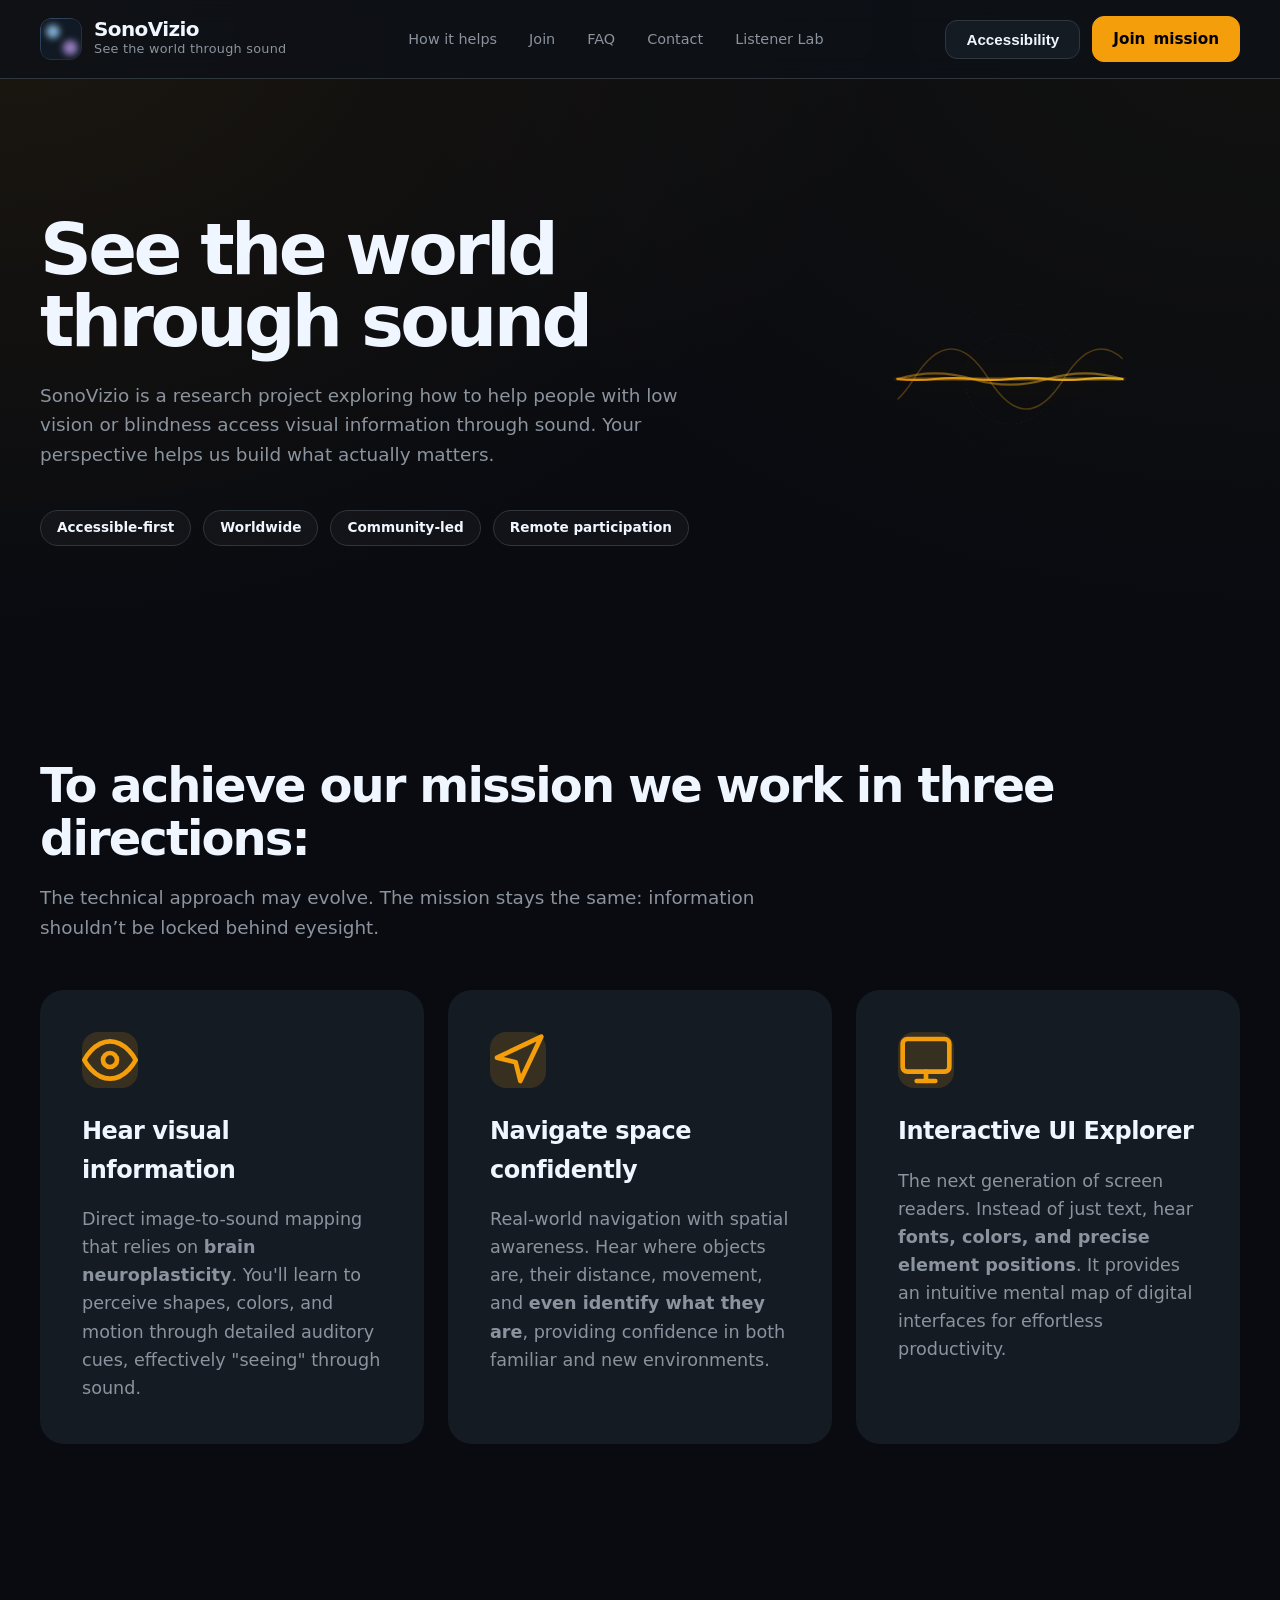
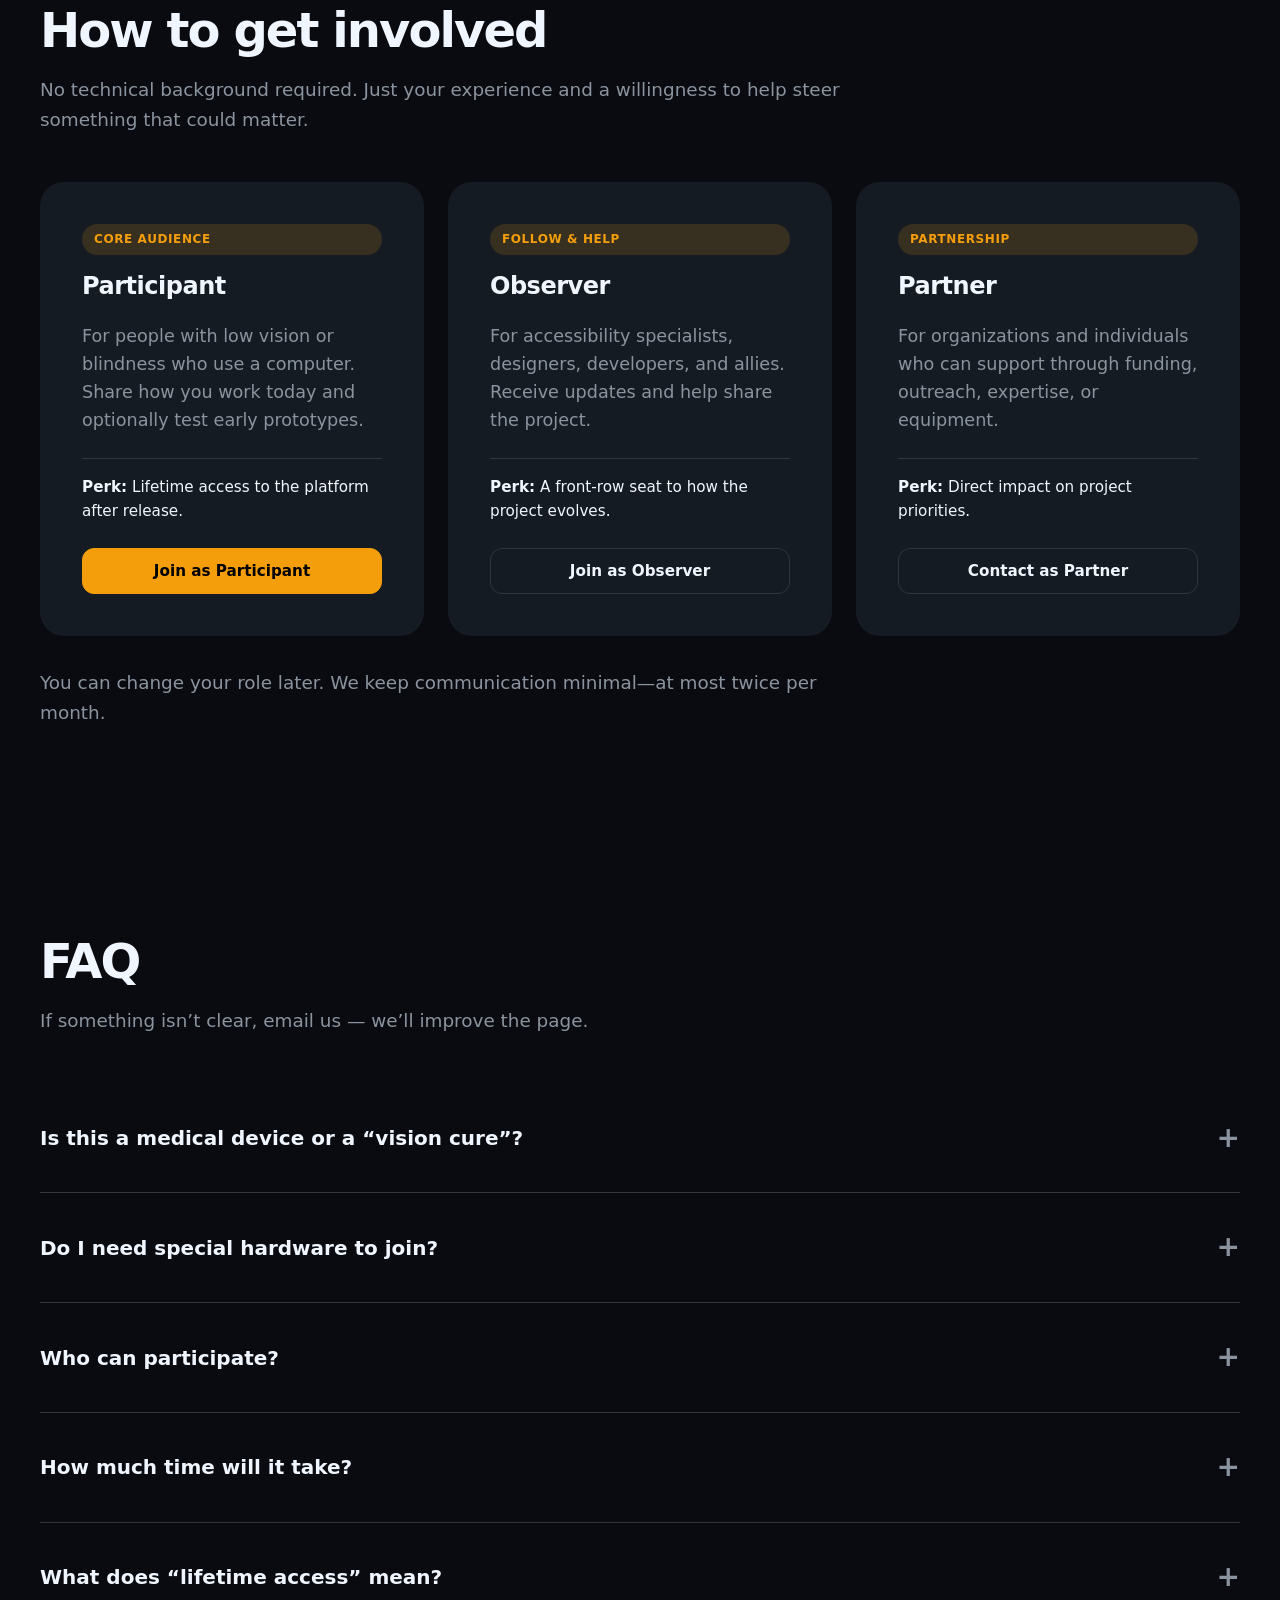
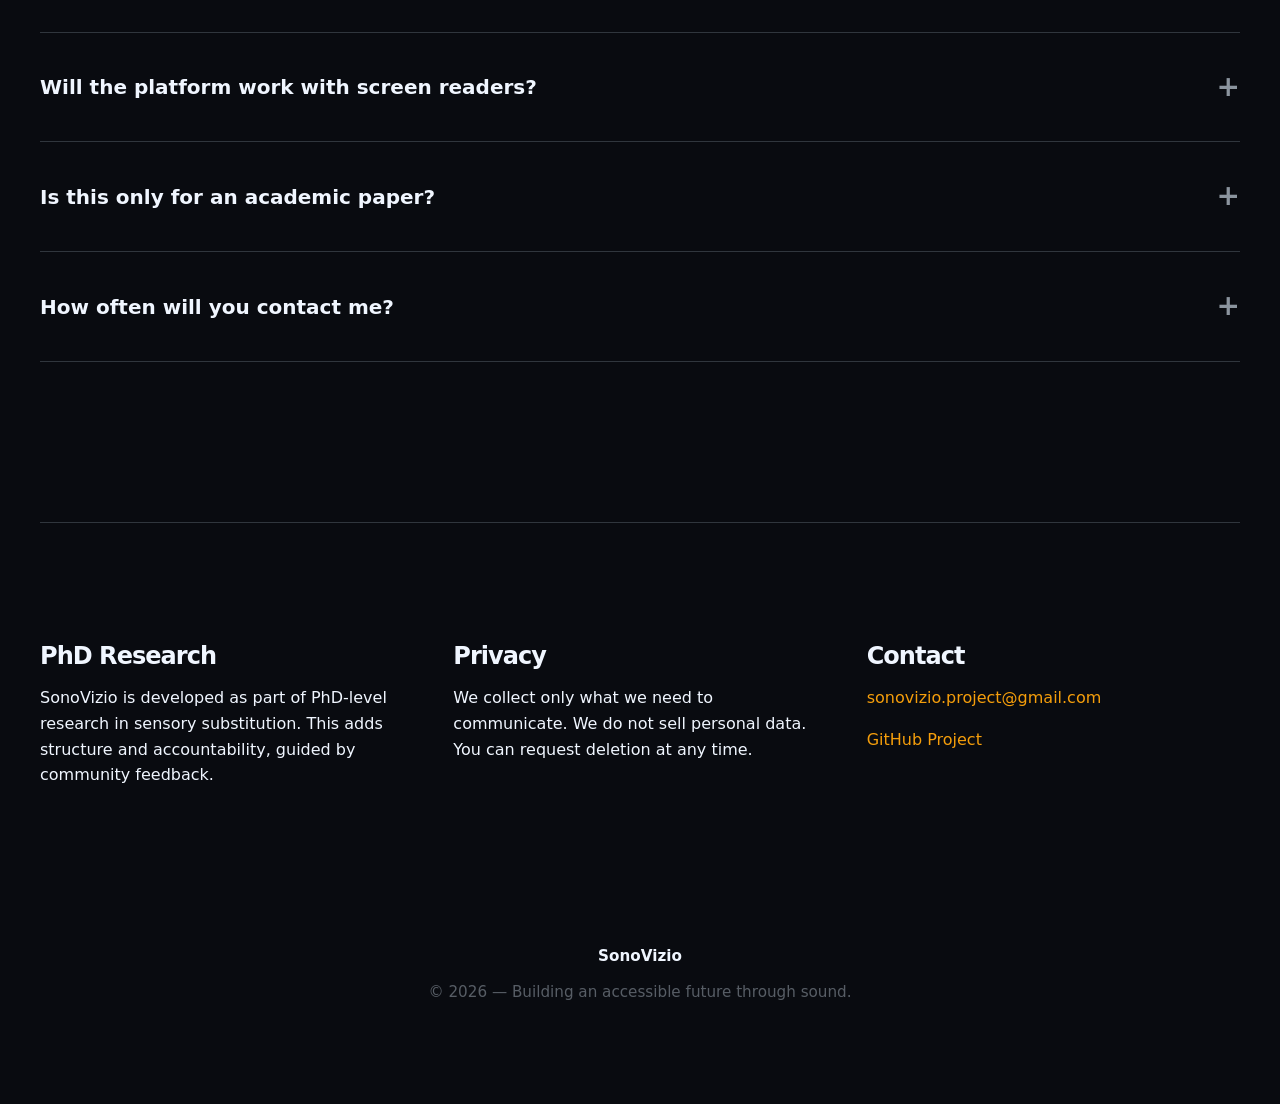
<file: index.html>
<!doctype html>
<html lang="en" data-visual-mode="default" data-reduce-motion="auto" data-link-style="plain">
<head>
  <meta charset="utf-8" />
  <meta name="viewport" content="width=device-width, initial-scale=1" />
  <meta name="description" content="SonoVizio — a mission to help people with low vision or blindness access visual information through sound." />
  <title>SonoVizio — See the world through sound</title>
  <link rel="stylesheet" href="./styles.css" />
  <script async src="https://www.googletagmanager.com/gtag/js?id=G-RGGPZPTJZ4"></script>
  <script>
    window.dataLayer = window.dataLayer || [];
    function gtag(){dataLayer.push(arguments);}
    gtag('js', new Date());

    gtag('config', 'G-RGGPZPTJZ4');
  </script>
</head>

<body>
  <a class="skip-link" href="#main">Skip to main content</a>

  <header>
    <div class="wrap">
      <div class="topbar" role="navigation" aria-label="Primary">
        <a href="#" class="brand" aria-label="SonoVizio home">
          <div class="logo" aria-hidden="true">
            <img src="logo.svg" alt="">
          </div>
          <div>
            <p class="brand-title">SonoVizio</p>
            <p class="brand-sub">See the world through sound</p>
          </div>
        </a>

        <nav aria-label="Page sections">
          <a href="#how">How it helps</a>
          <a href="#join">Join</a>
          <a href="#faq">FAQ</a>
          <a href="#contact">Contact</a>
          <a href="/lab/">Listener Lab</a>
        </nav>

        <div class="actions">
          <button class="btn" type="button" id="openA11y" aria-haspopup="dialog" aria-controls="a11yModal">
            Accessibility
          </button>
          <a class="btn primary" href="#join">Join<span class="hide-mobile">mission</span></a>
        </div>
      </div>
    </div>
  </header>

  <main id="main" class="wrap" tabindex="-1">
    <!-- HERO -->
    <section class="hero" aria-labelledby="hero-title">
      <div class="hero-grid">
        <div>
          <h1 id="hero-title">See the world <br>through sound</h1>
          <p>
            SonoVizio is a research project exploring how to help people with low vision or blindness access visual information
            through sound. Your perspective helps us build what actually matters.
          </p>

          <div class="pill-row" aria-label="Project highlights">
            <span class="pill">Accessible-first</span>
            <span class="pill">Worldwide</span>
            <span class="pill">Community-led</span>
            <span class="pill">Remote participation</span>
          </div>
        </div>

        <div class="hero-graphics">
          <div class="visual-container" aria-hidden="true">
            <svg class="wave-graphic" id="heroWave" viewBox="0 0 400 240" fill="none" xmlns="http://www.w3.org/2000/svg">
              <defs>
                <linearGradient id="wave-grad" x1="0%" y1="0%" x2="100%" y2="0%">
                  <stop offset="0%" stop-color="var(--primary)"/>
                  <stop offset="100%" stop-color="var(--accent)"/>
                </linearGradient>
                <filter id="glow">
                  <feGaussianBlur stdDeviation="3" result="coloredBlur"/>
                  <feMerge>
                    <feMergeNode in="coloredBlur"/>
                    <feMergeNode in="SourceGraphic"/>
                  </feMerge>
                </filter>
                <clipPath id="wave-clip">
                  <rect x="50" y="0" width="300" height="240" />
                </clipPath>
              </defs>

              <!-- Decorative elements -->
              <circle cx="200" cy="120" r="100" stroke="var(--primary)" stroke-opacity="0.05" stroke-dasharray="4 8" />
              <circle cx="200" cy="120" r="60" stroke="var(--accent)" stroke-opacity="0.1" stroke-dasharray="2 4" />

              <!-- Wave 1 (Scrolling Oscilloscope - constant amplitude) -->
              <g clip-path="url(#wave-clip)">
                <path d="M-50 120 Q 0 40, 50 120 T 150 120 T 250 120 T 350 120 T 450 120 T 550 120 T 650 120 T 750 120" stroke="url(#wave-grad)" stroke-width="2" stroke-opacity="0.3" stroke-linecap="round">
                  <animateTransform attributeName="transform" type="translate" from="0" to="-200" dur="4s" repeatCount="indefinite" />
                </path>
              </g>

              <!-- Wave 2 (medium amplitude pulse) -->
              <path stroke="url(#wave-grad)" stroke-width="3" stroke-opacity="0.5" stroke-linecap="round">
                <animate attributeName="d" dur="5s" repeatCount="indefinite"
                  values="M50 120 Q 100 180, 150 120 T 250 120 T 350 120;
                          M50 120 Q 100 60, 150 120 T 250 120 T 350 120;
                          M50 120 Q 100 180, 150 120 T 250 120 T 350 120" />
              </path>

              <!-- Wave 3 (smooth active pulse) -->
              <path stroke="url(#wave-grad)" stroke-width="3" filter="url(#glow)" stroke-linecap="round">
                <animate attributeName="d" dur="6s" repeatCount="indefinite"
                  values="M50 120 Q 75 60, 100 120 T 150 120 T 200 120 T 250 120 T 300 120 T 350 120;
                          M50 120 Q 75 180, 100 120 T 150 120 T 200 120 T 250 120 T 300 120 T 350 120;
                          M50 120 Q 75 60, 100 120 T 150 120 T 200 120 T 250 120 T 300 120 T 350 120" />
              </path>
            </svg>
          </div>
          <!-- <div class="hero-actions">
            <a class="btn primary large" href="https://forms.gle/R2E8GR5RMy9RYmkv5" target="_blank" rel="noopener">
              Join the mission
            </a>
            <p class="hint">Choose your role: participant, observer, or partner.</p>
          </div> -->
        </div>
      </div>
    </section>

    <!-- HOW IT HELPS -->
    <section id="how" aria-labelledby="how-title">
      <h2 class="section-title" id="how-title">To achieve our mission we work in three directions:</h2>
      <p class="section-intro">
        The technical approach may evolve. The mission stays the same: information shouldn’t be locked behind eyesight.
      </p>

      <div class="grid-3">
        <article class="card" aria-labelledby="c1-title">
          <div class="icon-box" aria-hidden="true">
            <svg viewBox="0 0 24 24" fill="none" stroke="currentColor" stroke-width="2" stroke-linecap="round" stroke-linejoin="round"><path d="M1 12s4-8 11-8 11 8 11 8-4 8-11 8-11-8-11-8z"/><circle cx="12" cy="12" r="3"/></svg>
          </div>
          <h3 id="c1-title">Hear visual information</h3>
          <p>
            Direct image-to-sound mapping that relies on <strong>brain neuroplasticity</strong>. You'll learn to perceive shapes, colors, and motion through detailed auditory cues, effectively "seeing" through sound.
          </p>
        </article>

        <article class="card" aria-labelledby="c2-title">
          <div class="icon-box" aria-hidden="true">
            <svg viewBox="0 0 24 24" fill="none" stroke="currentColor" stroke-width="2" stroke-linecap="round" stroke-linejoin="round"><polygon points="3 11 22 2 13 21 11 13 3 11"/></svg>
          </div>
          <h3 id="c2-title">Navigate space confidently</h3>
          <p>
            Real-world navigation with spatial awareness. Hear where objects are, their distance, movement, and <strong>even identify what they are</strong>, providing confidence in both familiar and new environments.
          </p>
        </article>

        <article class="card" aria-labelledby="c3-title">
          <div class="icon-box" aria-hidden="true">
            <svg viewBox="0 0 24 24" fill="none" stroke="currentColor" stroke-width="2" stroke-linecap="round" stroke-linejoin="round"><rect x="2" y="3" width="20" height="14" rx="2" ry="2"/><line x1="8" y1="21" x2="16" y2="21"/><line x1="12" y1="17" x2="12" y2="21"/></svg>
          </div>
          <h3 id="c3-title">Interactive UI Explorer</h3>
          <p>
            The next generation of screen readers. Instead of just text, hear <strong>fonts, colors, and precise element positions</strong>. It provides an intuitive mental map of digital interfaces for effortless productivity.
          </p>
        </article>
      </div>
    </section>

    <!-- JOIN -->
    <section id="join" aria-labelledby="join-title">
      <h2 class="section-title" id="join-title">How to get involved</h2>
      <p class="section-intro">
        No technical background required. Just your experience and a willingness to help steer something that could matter.
      </p>

      <div class="grid-3">
        <article class="card" aria-labelledby="r1-title">
          <span class="role-tag">Core audience</span>
          <h3 id="r1-title">Participant</h3>
          <p>
            For people with low vision or blindness who use a computer. Share how you work today and optionally test early prototypes.
          </p>
          <div class="perk">
            <strong>Perk:</strong> Lifetime access to the platform after release.
          </div>
          <a class="btn primary" href="https://forms.gle/WxX2tEGM5Qs7UnwQ8" target="_blank" rel="noopener">
            Join as Participant
          </a>
        </article>

        <article class="card" aria-labelledby="r2-title">
          <span class="role-tag">Follow & help</span>
          <h3 id="r2-title">Observer</h3>
          <p>
            For accessibility specialists, designers, developers, and allies. Receive updates and help share the project.
          </p>
          <div class="perk">
            <strong>Perk:</strong> A front-row seat to how the project evolves.
          </div>
          <a class="btn" href="https://forms.gle/WxX2tEGM5Qs7UnwQ8" target="_blank" rel="noopener">
            Join as Observer
          </a>
        </article>

        <article class="card" aria-labelledby="r3-title">
          <span class="role-tag">Partnership</span>
          <h3 id="r3-title">Partner</h3>
          <p>
            For organizations and individuals who can support through funding, outreach, expertise, or equipment.
          </p>
          <div class="perk">
            <strong>Perk:</strong> Direct impact on project priorities.
          </div>
          <a class="btn" href="https://forms.gle/WxX2tEGM5Qs7UnwQ8" target="_blank" rel="noopener">
            Contact as Partner
          </a>
        </article>
      </div>

      <p class="section-intro" style="margin-top: 32px;">
        You can change your role later. We keep communication minimal—at most twice per month.
      </p>
    </section>

    <!-- FAQ -->
    <section id="faq" aria-labelledby="faq-title">
      <h2 class="section-title" id="faq-title">FAQ</h2>
      <p class="section-intro">
        If something isn’t clear, email us — we’ll improve the page.
      </p>

      <details>
        <summary>Is this a medical device or a “vision cure”?</summary>
        <p>No. SonoVizio is an accessibility project. It does not claim to restore vision.</p>
      </details>

      <details>
        <summary>Do I need special hardware to join?</summary>
        <p>No. Joining starts remotely and can be done on a regular computer. Future concepts may explore wearables, but participation is always optional.</p>
      </details>

      <details>
        <summary>Who can participate?</summary>
        <p>People with low vision or blindness are the core audience. Observers and accessibility professionals can also join to help steer decisions.</p>
      </details>

      <details>
        <summary>How much time will it take?</summary>
        <p>You choose your level of involvement. We keep requests lightweight and optional, and we aim for minimal email frequency.</p>
      </details>

      <details>
        <summary>What does “lifetime access” mean?</summary>
        <p>If the platform is released, early participants will keep access without paying. The exact scope will be defined clearly before release.</p>
      </details>

      <details>
        <summary>Will the platform work with screen readers?</summary>
        <p>Sure, we aim for full accessibility. If anything is hard to use with assistive technology, please tell us — we will fix it.</p>
      </details>

      <details>
        <summary>Is this only for an academic paper?</summary>
        <p>No. The PhD structure adds accountability, but the project is built with the community and aims for real-world impact.</p>
      </details>

      <details>
        <summary>How often will you contact me?</summary>
        <p>At most twice per month, and only if you opt in. You can stop at any time.</p>
      </details>
    </section>

    <!-- RESEARCH & PRIVACY -->
    <div class="footer-sections">
      <section id="research" aria-labelledby="research-title">
        <h2 class="section-title small" id="research-title">PhD Research</h2>
        <p>
          SonoVizio is developed as part of PhD-level research in sensory substitution. This adds structure and accountability, guided by community feedback.
        </p>
      </section>

      <section id="privacy" aria-labelledby="privacy-title">
        <h2 class="section-title small" id="privacy-title">Privacy</h2>
        <p>
          We collect only what we need to communicate. We do not sell personal data. You can request deletion at any time.
        </p>
      </section>

      <section id="contact" aria-labelledby="contact-title">
        <h2 class="section-title small" id="contact-title">Contact</h2>
        <p>
          <a href="mailto:sonovizio.project@gmail.com">sonovizio.project@gmail.com</a>
        </p>
        <p style="margin-top: 8px;">
          <a href="https://github.com/sonovizio" target="_blank" rel="noopener">GitHub Project</a>
        </p>
      </section>
    </div>

  </main>

  <footer>
    <div class="wrap" style="text-align: center;">
      <p style="margin: 0 0 12px 0; font-weight: 700; color: var(--text);">SonoVizio</p>
      <p style="margin: 0; opacity: 0.6;">© <span id="year"></span> — Building an accessible future through sound.</p>
    </div>
  </footer>

  <!-- Accessibility settings modal -->
  <div class="modal-backdrop" id="a11yBackdrop" aria-hidden="true">
    <div
      class="modal"
      id="a11yModal"
      role="dialog"
      aria-modal="true"
      aria-labelledby="a11yTitle"
      aria-describedby="a11yDesc"
      tabindex="-1"
    >
      <div class="modal-header">
        <div>
          <h2 id="a11yTitle">Accessibility settings</h2>
          <p id="a11yDesc" class="hint" style="margin:6px 0 0 0; color: var(--muted);">
            Adjust visuals for comfort. Settings are saved on this device.
          </p>
        </div>
        <button class="icon-btn" type="button" id="closeA11y" aria-label="Close accessibility settings">
          ✕
        </button>
      </div>

      <div class="modal-body">
        <div class="control">
          <label for="visualMode">Visual mode</label>
          <p class="hint">Choose a theme that is easiest to read.</p>
          <select id="visualMode" name="visualMode">
            <option value="default">Default (calm dark)</option>
            <option value="light">Light</option>
            <option value="high-contrast">High contrast</option>
          </select>
        </div>

        <div class="control">
          <label for="linkStyle">Link style</label>
          <p class="hint">Underlined links can be easier to spot.</p>
          <select id="linkStyle" name="linkStyle">
            <option value="underline">Underline links</option>
            <option value="plain">No underline</option>
          </select>
        </div>

        <div class="control">
          <div class="row">
            <label for="fontScale" style="margin:0;">Font size</label>
            <span class="value" id="fontScaleVal">100%</span>
          </div>
          <p class="hint">Increase text size without zooming the whole page.</p>
          <input id="fontScale" type="range" min="90" max="140" step="2" value="100" />
        </div>

        <div class="control">
          <div class="row">
            <label for="lineHeight" style="margin:0;">Line spacing</label>
            <span class="value" id="lineHeightVal">1.60</span>
          </div>
          <p class="hint">More spacing can reduce visual crowding.</p>
          <input id="lineHeight" type="range" min="1.2" max="2.0" step="0.05" value="1.6" />
        </div>

        <div class="control">
          <div class="row">
            <label for="letterSpacing" style="margin:0;">Letter spacing</label>
            <span class="value" id="letterSpacingVal">0.00em</span>
          </div>
          <p class="hint">Slight spacing can improve readability for some users.</p>
          <input id="letterSpacing" type="range" min="0" max="0.08" step="0.01" value="0" />
        </div>

        <div class="control">
          <label for="reduceMotion">Motion</label>
          <p class="hint">Disable transitions and animations.</p>
          <select id="reduceMotion" name="reduceMotion">
            <option value="auto">Follow system setting</option>
            <option value="on">Reduce motion</option>
          </select>
        </div>
      </div>

      <div class="modal-footer">
        <button class="btn" type="button" id="resetA11y">Reset</button>
        <button class="btn primary" type="button" id="saveA11y">Save & close</button>
      </div>
    </div>
  </div>

  <script>
    (function () {
      const root = document.documentElement;

      // Footer dates
      document.getElementById("year").textContent = new Date().getFullYear();

      // Elements
      const openBtn = document.getElementById("openA11y");
      const closeBtn = document.getElementById("closeA11y");
      const saveBtn = document.getElementById("saveA11y");
      const resetBtn = document.getElementById("resetA11y");
      const backdrop = document.getElementById("a11yBackdrop");
      const modal = document.getElementById("a11yModal");

      const visualMode = document.getElementById("visualMode");
      const linkStyle = document.getElementById("linkStyle");
      const fontScale = document.getElementById("fontScale");
      const lineHeight = document.getElementById("lineHeight");
      const letterSpacing = document.getElementById("letterSpacing");
      const reduceMotion = document.getElementById("reduceMotion");

      const fontScaleVal = document.getElementById("fontScaleVal");
      const lineHeightVal = document.getElementById("lineHeightVal");
      const letterSpacingVal = document.getElementById("letterSpacingVal");

      const STORAGE_KEY = "sonovizio_a11y_v1";

      // Focus trap
      let lastFocused = null;
      function getFocusable(container) {
        return Array.from(container.querySelectorAll(
          'a[href], button:not([disabled]), textarea, input, select, details summary, [tabindex]:not([tabindex="-1"])'
        )).filter(el => el.offsetParent !== null || el === document.activeElement);
      }
      function trapFocus(e) {
        if (e.key !== "Tab") return;
        const focusables = getFocusable(modal);
        if (!focusables.length) return;
        const first = focusables[0];
        const last = focusables[focusables.length - 1];
        if (e.shiftKey && document.activeElement === first) {
          e.preventDefault();
          last.focus();
        } else if (!e.shiftKey && document.activeElement === last) {
          e.preventDefault();
          first.focus();
        }
      }

      function openModal() {
        lastFocused = document.activeElement;
        backdrop.setAttribute("aria-hidden", "false");
        // Prevent background scroll
        document.body.style.overflow = "hidden";
        modal.focus();
        document.addEventListener("keydown", onKeydown);
        modal.addEventListener("keydown", trapFocus);
      }

      function closeModal() {
        backdrop.setAttribute("aria-hidden", "true");
        document.body.style.overflow = "";
        document.removeEventListener("keydown", onKeydown);
        modal.removeEventListener("keydown", trapFocus);
        if (lastFocused && typeof lastFocused.focus === "function") lastFocused.focus();
      }

      function onKeydown(e) {
        if (e.key === "Escape") {
          e.preventDefault();
          closeModal();
        }
      }

      // Live preview helpers
      function applyPreview(state) {
        root.dataset.visualMode = state.visualMode;
        root.dataset.reduceMotion = state.reduceMotion;
        root.dataset.linkStyle = state.linkStyle;

        root.style.setProperty("--font-scale", String(state.fontScale));
        root.style.setProperty("--line-height", String(state.lineHeight));
        root.style.setProperty("--letter-spacing", state.letterSpacing + "em");

        // Update UI readouts
        fontScaleVal.textContent = Math.round(state.fontScale * 100) + "%";
        lineHeightVal.textContent = Number(state.lineHeight).toFixed(2);
        letterSpacingVal.textContent = Number(state.letterSpacing).toFixed(2) + "em";

        // SVG Animation handling
        const wave = document.getElementById("heroWave");
        if (wave) {
          const shouldReduce = state.reduceMotion === 'on' ||
            (state.reduceMotion === 'auto' && window.matchMedia('(prefers-reduced-motion: reduce)').matches);
          if (shouldReduce && wave.pauseAnimations) {
            wave.pauseAnimations();
          } else if (wave.unpauseAnimations) {
            wave.unpauseAnimations();
          }
        }
      }

      function readStateFromControls() {
        return {
          visualMode: visualMode.value,
          linkStyle: linkStyle.value,
          fontScale: Number(fontScale.value) / 100,
          lineHeight: Number(lineHeight.value),
          letterSpacing: Number(letterSpacing.value),
          reduceMotion: reduceMotion.value
        };
      }

      function setControlsFromState(state) {
        visualMode.value = state.visualMode;
        linkStyle.value = state.linkStyle;
        fontScale.value = String(Math.round(state.fontScale * 100));
        lineHeight.value = String(state.lineHeight);
        letterSpacing.value = String(state.letterSpacing);
        reduceMotion.value = state.reduceMotion;
      }

      function defaultState() {
        return {
          visualMode: "default",
          linkStyle: "underline",
          fontScale: 1,
          lineHeight: 1.6,
          letterSpacing: 0,
          reduceMotion: "auto"
        };
      }

      function loadState() {
        try {
          const raw = localStorage.getItem(STORAGE_KEY);
          if (!raw) return defaultState();
          const s = JSON.parse(raw);

          // Basic validation / fallbacks
          const d = defaultState();
          return {
            visualMode: (s.visualMode || d.visualMode),
            linkStyle: (s.linkStyle || d.linkStyle),
            fontScale: (typeof s.fontScale === "number" ? s.fontScale : d.fontScale),
            lineHeight: (typeof s.lineHeight === "number" ? s.lineHeight : d.lineHeight),
            letterSpacing: (typeof s.letterSpacing === "number" ? s.letterSpacing : d.letterSpacing),
            reduceMotion: (s.reduceMotion || d.reduceMotion),
          };
        } catch {
          return defaultState();
        }
      }

      function saveState(state) {
        localStorage.setItem(STORAGE_KEY, JSON.stringify(state));
      }

      // Initialize
      const initial = loadState();
      setControlsFromState(initial);
      applyPreview(initial);

      // Live preview on change
      [visualMode, linkStyle, fontScale, lineHeight, letterSpacing, reduceMotion].forEach(el => {
        el.addEventListener("input", () => applyPreview(readStateFromControls()));
        el.addEventListener("change", () => applyPreview(readStateFromControls()));
      });

      // Handle system reduce-motion changes
      window.matchMedia('(prefers-reduced-motion: reduce)').addEventListener('change', () => {
        applyPreview(readStateFromControls());
      });

      // Buttons
      openBtn.addEventListener("click", () => openModal());
      closeBtn.addEventListener("click", () => closeModal());
      backdrop.addEventListener("click", (e) => {
        if (e.target === backdrop) closeModal();
      });

      saveBtn.addEventListener("click", () => {
        const s = readStateFromControls();
        applyPreview(s);
        saveState(s);
        closeModal();
      });

      resetBtn.addEventListener("click", () => {
        const d = defaultState();
        setControlsFromState(d);
        applyPreview(d);
        saveState(d);
      });

      // Ensure modal never opens with stale values (in case user changes in another tab)
      openBtn.addEventListener("click", () => {
        const s = loadState();
        setControlsFromState(s);
        applyPreview(s);
      });
    })();
  </script>
</body>
</html>
</file>
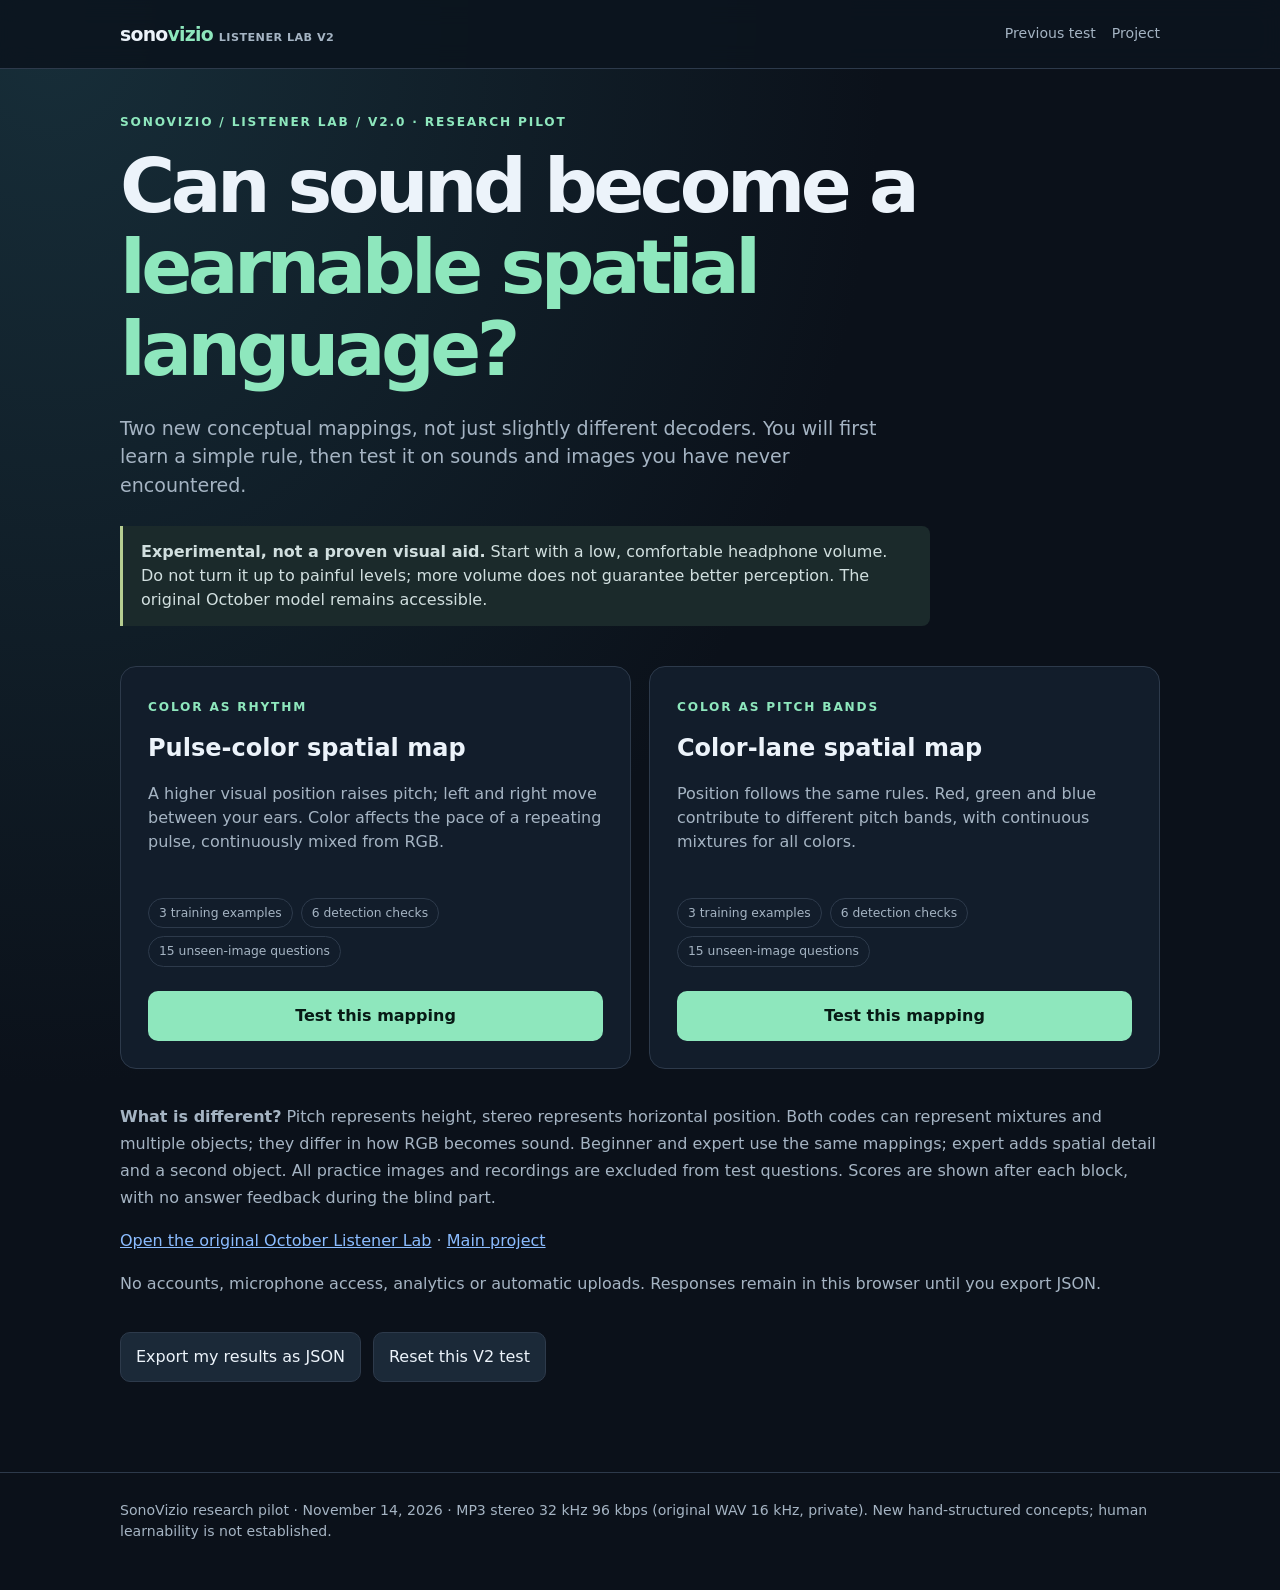
<file: lab/index.html>
<!doctype html><html lang="en"><head><meta charset="utf-8"><meta name="viewport" content="width=device-width,initial-scale=1,viewport-fit=cover"><meta name="theme-color" content="#0b111a"><meta name="description" content="SonoVizio Listener Lab V2: learn two different continuous visual-to-audio mappings and test on never-heard scenes."><title>SonoVizio — Listener Lab V2</title><link rel="stylesheet" href="v2.css"><script src="v2_pack_000.js" defer></script>
<script src="v2_pack_001.js" defer></script>
<script src="v2_pack_002.js" defer></script>
<script src="v2_pack_003.js" defer></script>
<script src="v2_pack_004.js" defer></script>
<script src="v2_pack_005.js" defer></script>
<script src="v2_pack_006.js" defer></script>
<script src="v2_pack_007.js" defer></script>
<script src="v2_pack_008.js" defer></script>
<script src="v2_pack_009.js" defer></script>
<script src="v2_pack_010.js" defer></script>
<script src="v2_pack_011.js" defer></script>
<script src="v2_pack_012.js" defer></script>
<script src="v2_pack_013.js" defer></script>
<script src="v2_pack_014.js" defer></script>
<script src="v2_pack_015.js" defer></script>
<script src="v2_pack_016.js" defer></script>
<script src="v2_pack_017.js" defer></script>
<script src="v2_pack_018.js" defer></script>
<script src="v2_pack_019.js" defer></script>
<script src="v2_pack_020.js" defer></script>
<script src="v2_pack_021.js" defer></script>
<script src="v2_pack_022.js" defer></script>
<script src="v2_pack_023.js" defer></script>
<script src="v2_pack_024.js" defer></script>
<script src="v2_pack_025.js" defer></script>
<script src="v2_pack_026.js" defer></script>
<script src="v2_pack_027.js" defer></script>
<script src="v2_pack_028.js" defer></script>
<script src="v2_pack_029.js" defer></script>
<script src="v2_pack_030.js" defer></script>
<script src="v2_pack_031.js" defer></script>
<script src="v2_pack_032.js" defer></script>
<script src="v2_pack_033.js" defer></script>
<script src="v2_pack_034.js" defer></script><script src="v2_data.js" defer></script><script src="v2.js" defer></script></head><body><header class="nav"><div class="nav-inner wrap"><div class="brand">sono<i>vizio</i> <span style="font-size:.7rem;color:#a5b4c3;letter-spacing:.04em">LISTENER LAB V2</span></div><div class="nav-links"><a href="legacy.html">Previous test</a><a href="../">Project</a></div></div></header><main id="app" class="wrap" aria-live="polite"></main><footer class="footer"><div class="wrap">SonoVizio research pilot · November 14, 2026 · MP3 stereo 32 kHz 96 kbps (original WAV 16 kHz, private). New hand-structured concepts; human learnability is not established.</div></footer><div id="notice" role="status" aria-live="polite"></div></body></html>
</file>
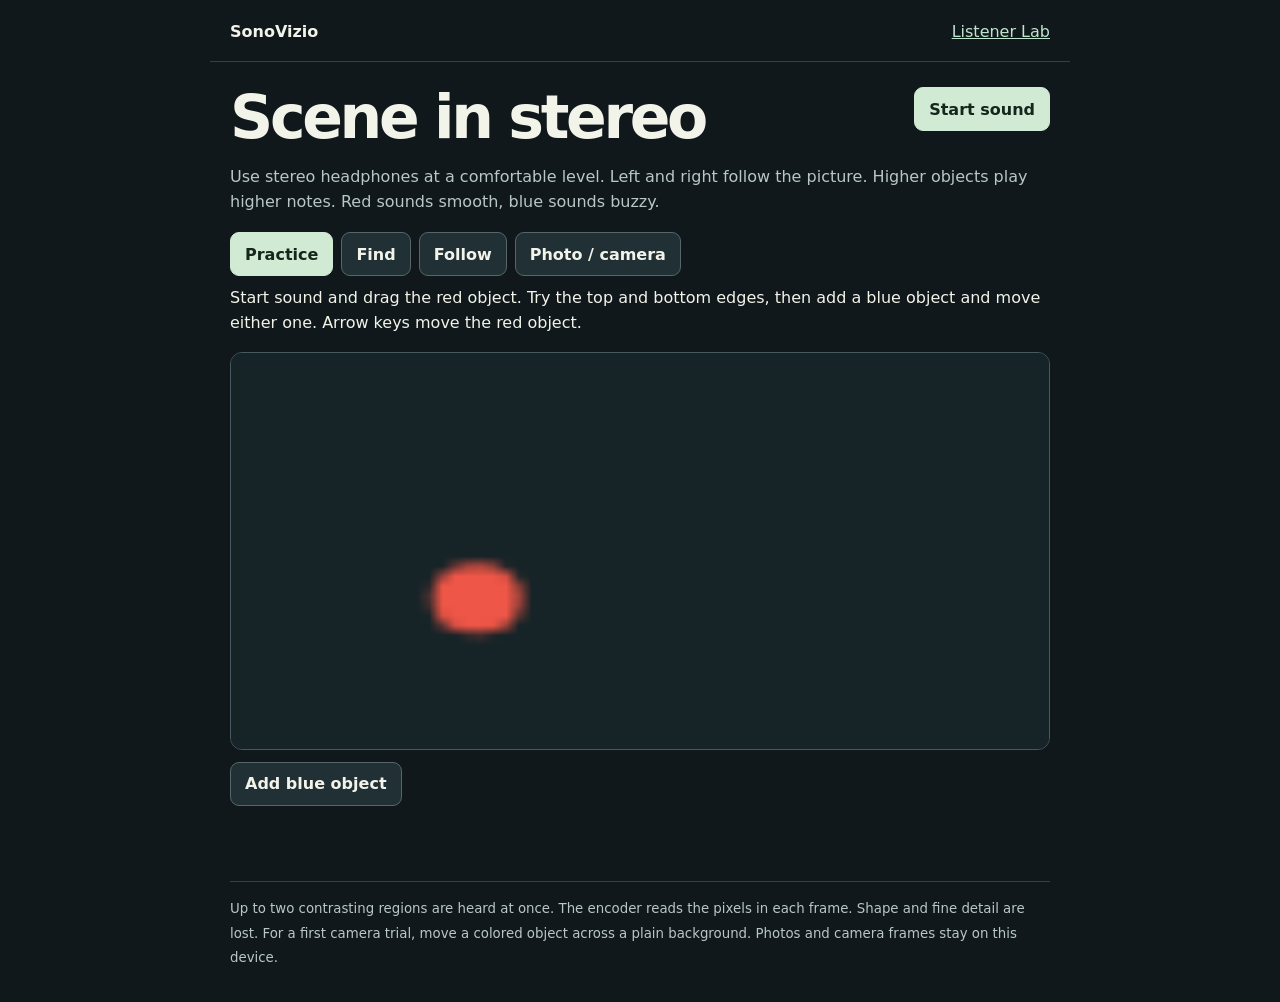
<file: lab/field/index.html>
<!doctype html>
<html lang="en"><head><meta charset="utf-8"><meta name="viewport" content="width=device-width,initial-scale=1"><meta name="theme-color" content="#10181c"><title>Scene in stereo · SonoVizio Listener Lab</title>
<style>
*{box-sizing:border-box}body{margin:0;background:#10181c;color:#f2f3e9;font:16px/1.55 system-ui,sans-serif}main,header{max-width:860px;margin:auto;padding:0 20px}header{padding-top:20px;padding-bottom:16px;display:flex;align-items:center;justify-content:space-between;border-bottom:1px solid #344248}a{color:#bfe5cf}h1{font-size:clamp(32px,7vw,60px);letter-spacing:-.055em;line-height:1.05;margin:24px 0 8px}p{margin:8px 0 16px}.sub,small{color:#b8c7c5}.toolbar,.modes{display:flex;flex-wrap:wrap;gap:8px;align-items:center}.modes{margin:18px 0 10px}.modes button[aria-pressed=true]{background:#d1ead4;color:#15261d;border-color:#d1ead4}button,.upload{font:inherit;font-weight:560;line-height:1.2;cursor:pointer;border:1px solid #55676a;border-radius:9px;background:#203035;color:#f2f3e9;padding:11px 14px;min-height:44px}.mainbtn{background:#d1ead4;color:#15261d;border-color:#d1ead4}button:focus-visible,a:focus-visible,.upload:focus-within,#field:focus-visible{outline:3px solid #f6d979;outline-offset:3px}.stage{position:relative;background:#172327;border:1px solid #45595e;border-radius:12px;overflow:hidden;margin:12px 0}canvas#field{display:block;width:100%;height:auto;max-height:44dvh;touch-action:none;cursor:crosshair}.toolbar{margin:12px 0}.status{min-height:1.55em;color:#e7dca8}footer{margin:22px 0 32px;border-top:1px solid #344248;padding-top:14px}label.upload{position:relative}label.upload input{position:absolute;inset:0;width:100%;opacity:0;cursor:pointer}[hidden]{display:none!important}.titlebar{display:flex;gap:10px;justify-content:space-between;align-items:center}#sound{white-space:nowrap}#traceResult{white-space:normal}@media(max-width:480px){main,header{padding-left:14px;padding-right:14px}.modes button{padding:10px}.titlebar{flex-wrap:wrap}h1{margin-top:18px}}
</style></head><body><header><strong>SonoVizio</strong><a href="../">Listener Lab</a></header><main>
<div class="titlebar"><h1>Scene in stereo</h1><button id="sound" class="mainbtn" aria-pressed="false">Start sound</button></div>
<p class="sub">Use stereo headphones at a comfortable level. Left and right follow the picture. Higher objects play higher notes. Red sounds smooth, blue sounds buzzy.</p>
<nav class="modes" aria-label="Activity"><button data-mode="practice" aria-pressed="true">Practice</button><button data-mode="find" aria-pressed="false">Find</button><button data-mode="follow" aria-pressed="false">Follow</button><button data-mode="world" aria-pressed="false">Photo / camera</button></nav>
<p id="instruction"></p><div class="stage"><canvas id="field" width="720" height="430" tabindex="0" aria-label="Scene and touch input"></canvas></div>
<div id="practiceControls" class="toolbar"><button id="second" aria-pressed="false">Add blue object</button></div>
<div id="findControls" class="toolbar" hidden><button id="nextFind">New hidden scene</button></div>
<div id="followControls" class="toolbar" hidden><button id="track">Start a 6-second run</button></div>
<div id="worldControls" class="toolbar" hidden><label class="upload">Open photo<input id="photo" type="file" accept="image/*" aria-label="Open a photo"></label><button id="camera">Start rear camera</button></div>
<p id="status" class="status" role="status"></p><p id="traceResult" class="sub"></p>
<div class="toolbar"><button id="export" hidden>Save my runs</button></div><footer><small>Up to two contrasting regions are heard at once. The encoder reads the pixels in each frame. Shape and fine detail are lost. For a first camera trial, move a colored object across a plain background. Photos and camera frames stay on this device.</small></footer></main>
<script src="field.js"></script></body></html>
</file>
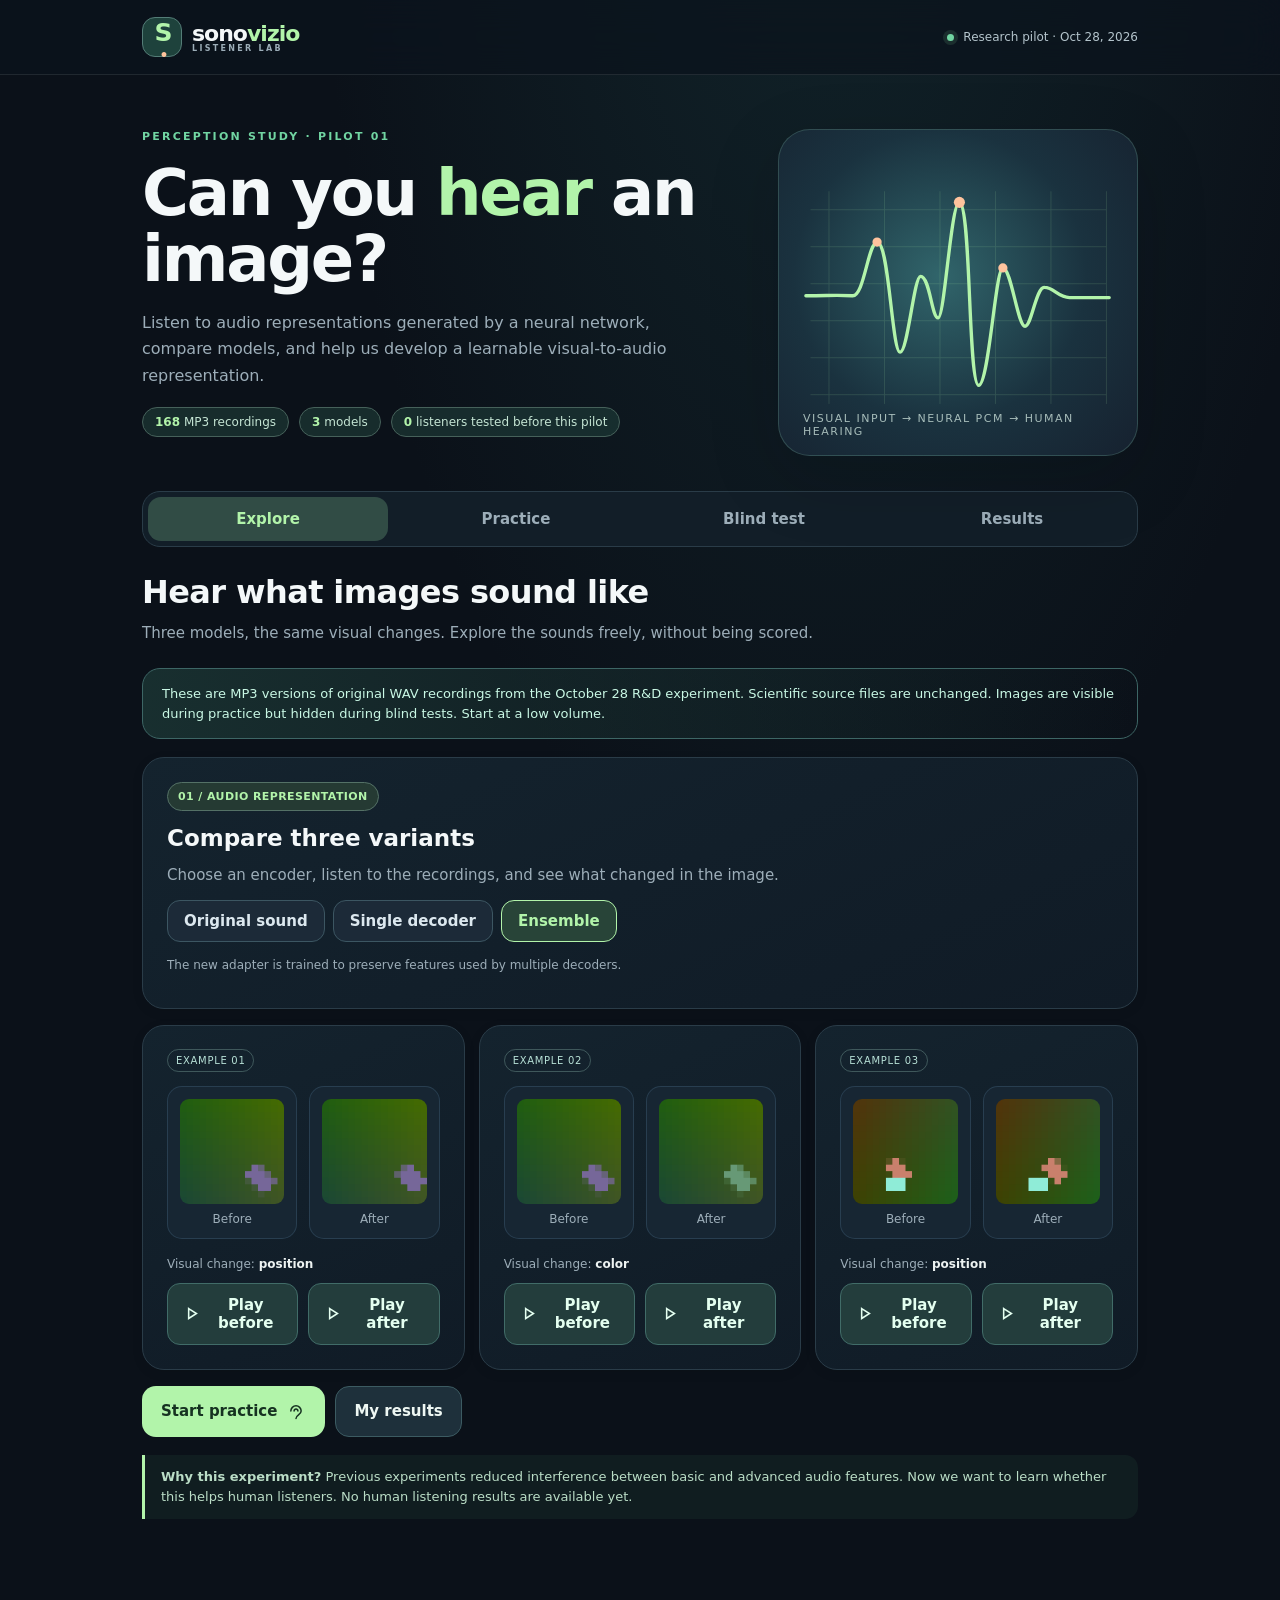
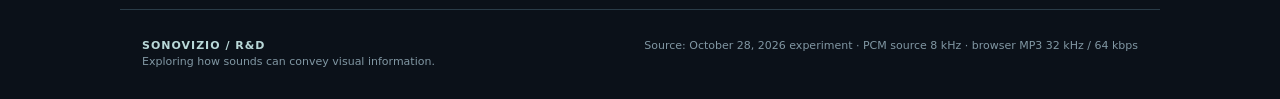
<file: lab/legacy.html>
<!doctype html>
<html lang="en">
<head>
<meta charset="utf-8" />
<meta name="viewport" content="width=device-width,initial-scale=1,viewport-fit=cover" />
<meta name="theme-color" content="#0b1119" />
<meta name="description" content="SonoVizio Listener Lab — an experimental study of visual-to-audio representations and human listening." />
<title>SonoVizio — Listener Lab</title>
<link rel="stylesheet" href="style.css" />
<script src="assets/pack_000.js" defer></script>
<script src="assets/pack_001.js" defer></script>
<script src="assets/pack_002.js" defer></script>
<script src="assets/pack_003.js" defer></script>
<script src="assets/pack_004.js" defer></script>
<script src="assets/pack_005.js" defer></script>
<script src="assets/pack_006.js" defer></script>
<script src="assets/pack_007.js" defer></script>
<script src="assets/pack_008.js" defer></script>
<script src="assets/pack_009.js" defer></script>
<script src="assets/pack_010.js" defer></script>
<script src="assets/pack_011.js" defer></script>
<script src="assets/pack_012.js" defer></script>
<script src="assets/pack_013.js" defer></script>
<script src="assets/pack_014.js" defer></script>
<script src="assets/pack_015.js" defer></script>
<script src="assets/pack_016.js" defer></script>
<script src="assets/pack_017.js" defer></script>
<script src="assets/pack_018.js" defer></script>
<script src="assets/pack_019.js" defer></script>
<script src="assets/pack_020.js" defer></script>
<script src="assets/pack_021.js" defer></script>
<script src="assets/pack_022.js" defer></script>
<script src="assets/pack_023.js" defer></script>
<script src="assets/pack_024.js" defer></script>
<script src="assets/pack_025.js" defer></script>
<script src="assets/pack_026.js" defer></script>
<script src="assets/pack_027.js" defer></script>
<script src="assets/pack_028.js" defer></script>
<script src="assets/pack_029.js" defer></script>
<script src="app.js" defer></script>
</head>
<body>
<header class="nav"><div class="nav-inner"><div class="brand"><span class="brand-logo" aria-hidden="true">S<span class="dot">•</span></span><span>sono<span class="em">vizio</span><small>LISTENER LAB</small></span></div><div class="nav-side"><span class="live-dot"></span><span>Research pilot · Oct 28, 2026</span></div></div></header>
<main id="app" class="wrap" aria-live="polite"></main>
<footer class="footer"><div><b>SONOVIZIO / R&D</b><span>Exploring how sounds can convey visual information.</span></div><div>Source: October 28, 2026 experiment · PCM source 8 kHz · browser MP3 32 kHz / 64 kbps</div></footer>
<div id="toast" class="toast" role="status" aria-live="polite"></div>
</body>
</html>
</file>
<file: styles.css>
/* ========== Design tokens (refined for modern feel) ========== */
:root{
  /* User-adjustable variables */
  --font-scale: 1;
  --line-height: 1.625;
  --letter-spacing: -0.01em;

  /* Color Palette - Modern Dark (Oklch preferred for perception) */
  --bg: #090b10;
  --bg-gradient: radial-gradient(circle at 0% 0%, #111827 0%, #090b10 100%);
  --bg2: #0d1117;
  --card: #151b23;
  --text: #f0f6ff;
  --muted: #8b949e;
  --border: #30363d;
  --link: #f59e0b;
  --link-hover: #fbbf24;
  --link-visited: #d97706;
  --focus: #f2cc60;
  --primary: #f59e0b;
  --primary-glow: rgba(245, 158, 11, 0.15);
  --accent: #fbbf24;

  --shadow-sm: 0 1px 2px rgba(0,0,0,0.1);
  --shadow-md: 0 4px 12px rgba(0,0,0,0.3);
  --shadow-lg: 0 12px 32px rgba(0,0,0,0.4);

  /* Layout */
  --maxw: 1200px;
  --radius: 12px;
  --radius-lg: 24px;
  --pad: 20px;
  --pad-lg: 40px;

  /* Transitions */
  --ease: cubic-bezier(0.4, 0, 0.2, 1);
  --duration: 0.2s;
}

/* Visual modes */
html[data-visual-mode="light"]{
  --bg: #f8fafc;
  --bg-gradient: none;
  --bg2: #ffffff;
  --card: #ffffff;
  --text: #1a202c;
  --muted: #64748b;
  --border: #e2e8f0;
  --link: #d97706;
  --link-hover: #b45309;
  --link-visited: #92400e;
  --focus: #f59e0b;
  --primary: #d97706;
  --primary-glow: rgba(217, 119, 6, 0.1);
  --shadow-sm: 0 1px 2px rgba(0,0,0,0.05);
  --shadow-md: 0 4px 6px -1px rgba(0,0,0,0.1);
  --shadow-lg: 0 10px 15px -3px rgba(0,0,0,0.1);
}

html[data-visual-mode="high-contrast"]{
  --bg: #000000;
  --bg-gradient: none;
  --bg2: #000000;
  --card: #000000;
  --text: #ffffff;
  --muted: #ffffff;
  --border: #ffffff;
  --link: #00ffff;
  --link-hover: #00ffff;
  --link-visited: #ff00ff;
  --focus: #ffff00;
  --primary: #00ffff;
  --shadow-sm: none;
  --shadow-md: none;
  --shadow-lg: none;
}
html[data-visual-mode="high-contrast"] .card{
  border-color: var(--border);
}

/* Reduced motion */
@media (prefers-reduced-motion: reduce){
  html[data-reduce-motion="auto"] *{
    animation: none !important;
    transition: none !important;
    scroll-behavior: auto !important;
  }
}
html[data-reduce-motion="on"] *{
  animation: none !important;
  transition: none !important;
  scroll-behavior: auto !important;
}

/* Base typography */
html{
  font-size: calc(100% * var(--font-scale));
  color-scheme: dark;
}
html[data-visual-mode="light"]{ color-scheme: light; }
html[data-visual-mode="high-contrast"]{ color-scheme: dark; }

body{
  margin:0;
  font-family: Inter, ui-sans-serif, system-ui, -apple-system, Segoe UI, Roboto, Helvetica, Arial, sans-serif;
  line-height: var(--line-height);
  letter-spacing: var(--letter-spacing);
  background-color: var(--bg);
  background-image:
    radial-gradient(at 0% 0%, rgba(245, 158, 11, 0.08) 0px, transparent 50%),
    radial-gradient(at 100% 0%, rgba(251, 191, 36, 0.04) 0px, transparent 50%);
  background-attachment: fixed;
  color: var(--text);
  -webkit-font-smoothing: antialiased;
  -moz-osx-font-smoothing: grayscale;
  overflow-x: hidden;
}

/* Focus styles - clear but more modern */
:focus-visible{
  outline: 2px solid var(--focus);
  outline-offset: 4px;
}

/* Links */
a{
  color: var(--link);
  text-decoration: none;
  transition: color var(--duration) var(--ease), text-decoration-color var(--duration) var(--ease);
}
a:visited{ color: var(--link-visited); }
a:hover{ color: var(--link-hover); text-decoration: underline; }
html[data-link-style="underline"] a{ text-decoration: none; } /* User can still override via settings if we keep that logic, or we change it to show that we respect the user preference but default is plain */
html[data-link-style="underline"] a:hover { text-decoration: underline; }
html[data-link-style="plain"] a{ text-decoration: none; }

.skip-link{
  position: absolute;
  left: -9999px;
  top: 12px;
  background: var(--bg2);
  color: var(--text);
  border: 1px solid var(--primary);
  padding: 12px 24px;
  border-radius: var(--radius);
  box-shadow: var(--shadow-lg);
  z-index: 9999;
  font-weight: 700;
  transition: top 0.2s ease;
}
.skip-link:focus{
  left: 12px;
  outline: none;
}

/* Layout helpers */
.wrap{
  max-width: var(--maxw);
  margin: 0 auto;
  padding: 0 24px;
}
@media (max-width: 600px) {
  .wrap { padding: 0 16px; }
}
main{ padding-bottom: 80px; }
section{ padding: 80px 0; }
.section-title{
  font-size: clamp(1.75rem, 8vw, 3rem);
  font-weight: 800;
  margin: 0 0 16px 0;
  letter-spacing: -0.04em;
  line-height: 1.1;
}
@media (max-width: 768px) {
  .section-title { text-align: center; }
}
.section-intro{
  font-size: 1.15rem;
  color: var(--muted);
  max-width: 800px;
  margin-bottom: 48px;
}
@media (max-width: 600px) {
  .section-intro { font-size: 1rem; margin-bottom: 32px; }
}

/* Header */
header{
  position: sticky;
  top: 0;
  z-index: 1000;
  background: rgba(13, 17, 23, 0.8);
  backdrop-filter: blur(12px);
  border-bottom: 1px solid var(--border);
  transition: background var(--duration);
}
.topbar{
  display: flex;
  align-items: center;
  justify-content: space-between;
  gap: 24px;
  padding: 16px 0;
}
@media (max-width: 768px){
  .topbar nav{ display: none; }
  .topbar .brand-sub{ display: none; }
}
@media (max-width: 480px){
  .topbar { gap: 8px; }
  .topbar .brand-title { font-size: 1.1rem; }
  .topbar .logo { width: 32px; height: 32px; }
  .topbar .btn { padding: 8px 12px; font-size: 0.85rem; }
  .topbar .actions { gap: 6px; }
  .hide-mobile { display: none; }
}
.brand{
  display: flex;
  align-items: center;
  gap: 12px;
  text-decoration: none;
  color: inherit;
}
.brand-title{
  font-weight: 800;
  letter-spacing: -0.03em;
  margin: 0;
  font-size: 1.25rem;
  line-height: 1;
  white-space: nowrap;
}
.brand-sub{
  margin: 0;
  color: var(--muted);
  font-size: 0.8rem;
  letter-spacing: 0.02em;
}

nav{
  display: flex;
  align-items: center;
  gap: 8px;
  flex-wrap: wrap;
}
nav a{
  padding: 8px 12px;
  border-radius: var(--radius);
  color: var(--muted);
  text-decoration: none;
  font-size: 0.9rem;
  font-weight: 500;
  transition: all var(--duration) var(--ease);
}
nav a:hover, nav a:focus-visible{
  color: var(--text);
  background: rgba(255, 255, 255, 0.05);
}
nav a:visited {
  color: var(--muted);
}
nav a:hover:visited {
  color: var(--text);
}

.actions{
  display: flex;
  align-items: center;
  gap: 12px;
}

.btn{
  display: inline-flex;
  align-items: center;
  justify-content: center;
  gap: 8px;
  padding: 10px 20px;
  border-radius: var(--radius);
  border: 1px solid var(--border);
  background: var(--card);
  color: var(--text);
  text-decoration: none;
  cursor: pointer;
  font-weight: 600;
  font-size: 0.95rem;
  transition: all var(--duration) var(--ease);
}
.btn:hover{
  background: #1c2128;
  border-color: #8b949e;
}
.btn.primary{
  background: var(--primary);
  border-color: var(--primary);
  color: #000000;
}
.btn.primary:hover{
  background: var(--accent);
  border-color: var(--accent);
  box-shadow: 0 0 24px var(--primary-glow);
}

/* Hero */
.hero{
  padding: 100px 0;
  overflow: hidden;
}
.hero-grid{
  display: grid;
  gap: 48px;
  grid-template-columns: 1.2fr 0.8fr;
  align-items: center;
}
@media (max-width: 960px){
  .hero-grid{
    grid-template-columns: 1fr;
    text-align: center;
    gap: 32px;
  }
  .hero{ padding: 40px 0; }
  .hero p{ margin: 0 auto 32px auto; }
  .pill-row{ justify-content: center; }
  .section-intro{ margin-left: auto; margin-right: auto; text-align: center; }
}
.hero h1{
  font-size: clamp(2.25rem, 10vw, 4.5rem);
  font-weight: 800;
  margin: 0 0 24px 0;
  letter-spacing: -0.05em;
  line-height: 1;
  color: var(--text);
}
.hero p{
  margin: 0 0 40px 0;
  color: var(--muted);
  max-width: 60ch;
  font-size: 1.15rem;
  line-height: 1.625;
}
@media (max-width: 600px) {
  .hero p { font-size: 1.05rem; }
}
.pill-row{
  display: flex;
  flex-wrap: wrap;
  gap: 12px;
}
.pill{
  display: inline-flex;
  padding: 6px 16px;
  border-radius: 999px;
  border: 1px solid var(--border);
  background: rgba(255, 255, 255, 0.03);
  color: var(--text);
  font-size: 0.85rem;
  font-weight: 600;
  transition: all var(--duration) var(--ease);
}
.pill:hover {
  background: rgba(255, 255, 255, 0.08);
  border-color: var(--accent);
}
.hero-card{
  display: flex;
  flex-direction: column;
  background: var(--card);
  border: 1px solid var(--border);
  border-radius: var(--radius-lg);
  padding: var(--pad-lg);
  box-shadow: var(--shadow-lg);
  position: relative;
  overflow: hidden;
}
.hero-card::before {
  content: "";
  position: absolute;
  top: 0; left: 0; right: 0; height: 2px;
  background: linear-gradient(90deg, transparent, var(--primary), transparent);
}
.hero-card h2{
  margin: 0 0 16px 0;
  font-size: 1.5rem;
  font-weight: 700;
  letter-spacing: -0.02em;
}
.hero-card p{
  margin: 0 0 24px 0;
  color: var(--muted);
  font-size: 1rem;
}
.hero-card .btn{
  width: 100%;
}

/* Cards grid */
.grid-3{
  display: grid;
  gap: 24px;
  grid-template-columns: repeat(auto-fit, minmax(280px, 1fr));
}
@media (max-width: 480px) {
  .grid-3 {
    grid-template-columns: 1fr;
  }
}
.card{
  background: var(--card);
  border: 2px solid transparent;
  padding: var(--pad-lg);
  border-radius: var(--radius-lg);
  transition: transform var(--duration) var(--ease), border-color var(--duration) var(--ease), box-shadow var(--duration) var(--ease);
  display: flex;
  flex-direction: column;
  position: relative;
}
@media (max-width: 768px) {
  .card { padding: 32px; }
}
.card:hover{
  border-color: var(--primary);
  transform: translateY(-8px);
  box-shadow: 0 20px 40px rgba(0,0,0,0.3);
}
@media (prefers-reduced-motion: reduce) {
  .card:hover {
    transform: none !important;
  }
}
html[data-reduce-motion="on"] .card:hover {
  transform: none !important;
}
.card h3{
  margin: 0 0 16px 0;
  font-size: 1.5rem;
  font-weight: 700;
  letter-spacing: -0.02em;
}
@media (max-width: 600px) {
  .card h3 { font-size: 1.3rem; }
}
.card p{
  color: var(--muted);
  margin: 0;
  font-size: 1.1rem;
  line-height: 1.6;
}
@media (max-width: 600px) {
  .card p { font-size: 1rem; }
}
.icon-box {
  width: 56px;
  height: 56px;
  background: var(--primary-glow);
  border-radius: 16px;
  display: flex;
  align-items: center;
  justify-content: center;
  margin-bottom: 24px;
  color: var(--primary);
  transition: transform 0.3s ease;
}
.card:hover .icon-box {
  transform: scale(1.1) rotate(5deg);
}
.quote{
  margin: 14px 0 0 0;
  padding: 12px 14px;
  border-left: 4px solid var(--focus);
  border-radius: 12px;
  background: color-mix(in srgb, var(--bg2) 60%, transparent);
  color: var(--text);
  font-style: italic;
}

/* Logic / Roles */
.role-tag{
  font-size: 0.75rem;
  text-transform: uppercase;
  letter-spacing: 0.05em;
  font-weight: 800;
  color: var(--primary);
  background: var(--primary-glow);
  padding: 6px 12px;
  border-radius: 999px;
  display: inline-block;
  margin-bottom: 12px;
}
.perk{
  margin: 24px 0 !important;
  color: var(--text) !important;
  font-size: 0.95rem !important;
  border-top: 1px solid var(--border);
  padding-top: 16px;
}
.card .btn{ margin-top: auto; }

/* FAQ */
details{
  border: none;
  background: transparent;
  border-bottom: 1px solid var(--border);
  border-radius: 0;
  padding: 0;
}
details + details{ margin-top: 0; }
summary{
  padding: 32px 0;
  font-weight: 700;
  font-size: 1.25rem;
  cursor: pointer;
  list-style: none;
  display: flex;
  justify-content: space-between;
  align-items: center;
  transition: color 0.2s ease;
}
@media (max-width: 768px) {
  summary {
    padding: 20px 0;
    font-size: 1.1rem;
  }
}
summary:hover {
  color: var(--primary);
}
summary::after {
  content: "+";
  font-size: 1.75rem;
  color: var(--muted);
  transition: transform 0.3s var(--ease);
}
details[open] summary::after {
  transform: rotate(45deg);
  color: var(--primary);
}
details p{
  padding: 0 0 32px 0;
  color: var(--muted);
  font-size: 1.125rem;
  line-height: 1.6;
}

/* Graphics */
.visual-container {
  display: flex;
  justify-content: center;
  align-items: center;
  position: relative;
  min-height: 400px;
}
@media (max-width: 600px) {
  .visual-container { min-height: 280px; }
}
.wave-graphic {
  width: 100%;
  max-width: 500px;
  height: auto;
  opacity: 0.9;
  filter: drop-shadow(0 0 20px var(--primary-glow));
}

@keyframes pulse {
  0% { transform: scale(1); opacity: 0.8; }
  50% { transform: scale(1.05); opacity: 1; }
  100% { transform: scale(1); opacity: 0.8; }
}
.animate-pulse {
  animation: pulse 4s ease-in-out infinite;
}

.logo{
  width: 42px;
  height: 42px;
  border-radius: 12px;
  overflow: hidden;
  display: flex;
  align-items: center;
  justify-content: center;
  flex: 0 0 auto;
  transition: all var(--duration) var(--ease);
}
.brand:hover .logo {
  box-shadow: 0 0 15px var(--primary-glow);
}
.logo img {
  width: 100%;
  height: 100%;
  object-fit: cover;
}

.section-title.small {
  font-size: 1.5rem;
  margin-bottom: 8px;
}

.hero-graphics {
  display: flex;
  flex-direction: column;
  align-items: center;
  gap: 20px;
}

.hero-actions {
  text-align: center;
}

.hero-actions .hint {
  margin-top: 12px;
  color: var(--muted);
  font-size: 0.9rem;
}

.btn.large {
  padding: 16px 32px;
  font-size: 1.1rem;
}

.footer-sections {
  display: grid;
  gap: 40px;
  grid-template-columns: repeat(auto-fit, minmax(280px, 1fr));
  margin-top: 80px;
  padding-top: 40px;
  border-top: 1px solid var(--border);
}
@media (max-width: 768px) {
  .footer-sections {
    text-align: center;
    grid-template-columns: 1fr;
    gap: 32px;
  }
}

/* Footer */
footer{
  padding: 60px 0 100px 0;
  color: var(--muted);
  font-size: 0.95rem;
}

/* Accessibility modal */
.modal-backdrop{
  position: fixed;
  inset: 0;
  background: rgba(0,0,0,.7);
  backdrop-filter: blur(4px);
  display: none;
  align-items: center;
  justify-content: center;
  padding: 24px;
  z-index: 2000;
}
.modal-backdrop[aria-hidden="false"]{ display:flex; }

.modal{
  width: min(700px, 100%);
  border-radius: var(--radius-lg);
  border: 1px solid var(--border);
  background: var(--card);
  box-shadow: var(--shadow-lg);
  padding: 32px;
  max-height: 90vh;
  overflow-y: auto;
}
@media (max-width: 600px) {
  .modal { padding: 20px; }
  .modal-header h2 { font-size: 1.25rem; }
}
.modal-header{
  display:flex;
  align-items: center;
  justify-content: space-between;
  gap: 12px;
  margin-bottom: 24px;
  padding-bottom: 16px;
  border-bottom: 1px solid var(--border);
}
.modal-header h2{
  margin:0;
  font-size: 1.5rem;
  letter-spacing: -0.02em;
}
.icon-btn{
  display:inline-flex;
  align-items:center;
  justify-content:center;
  width: 32px;
  height: 32px;
  border-radius: 8px;
  border: 1px solid var(--border);
  background: transparent;
  color: var(--muted);
  cursor: pointer;
  transition: all 0.2s;
}
.icon-btn:hover {
  color: var(--text);
  border-color: var(--muted);
}
.modal-body{
  display:grid;
  grid-template-columns: 1fr 1fr;
  gap: 24px;
}
@media (max-width: 600px){
  .modal-body{ grid-template-columns: 1fr; }
}
.control{
  display: flex;
  flex-direction: column;
  gap: 8px;
}
.control label{
  display:block;
  font-weight: 700;
  font-size: 0.9rem;
  text-transform: uppercase;
  letter-spacing: 0.05em;
  color: var(--text);
}
.control .hint{
  color: var(--muted);
  font-size: 0.85rem;
  margin: 0;
}
select{
  appearance: none;
  background: var(--bg);
  border: 1px solid var(--border);
  padding: 10px 12px;
  border-radius: 8px;
  color: var(--text);
  font: inherit;
  cursor: pointer;
}
input[type="range"]{
  width: 100%;
  accent-color: var(--primary);
}
.row{
  display:flex;
  align-items:baseline;
  justify-content: space-between;
  gap: 10px;
}
.value{
  font-variant-numeric: tabular-nums;
  color: var(--primary);
  font-weight: 700;
  font-size: 0.9rem;
}
.modal-footer{
  display:flex;
  gap: 12px;
  justify-content: flex-end;
  margin-top: 32px;
  padding-top: 24px;
  border-top: 1px solid var(--border);
}

/* Visually hidden */
.sr-only{
  position:absolute;
  width:1px; height:1px;
  padding:0; margin:-1px;
  overflow:hidden;
  clip:rect(0,0,0,0);
  white-space:nowrap;
  border:0;
}
</file>
<file: lab/v2.css>
:root{color-scheme:dark;--bg:#0b111a;--card:#121d2b;--stroke:#2d3a4b;--text:#ecf3fa;--muted:#a5b4c3;--a:#8ee7bd;--b:#8bbcff;--radius:16px}*{box-sizing:border-box}body{margin:0;background:radial-gradient(ellipse at 4% 1%,#172e39 0%,transparent 48%),var(--bg);font:16px/1.5 system-ui,-apple-system,'Segoe UI',sans-serif;color:var(--text)}button,a{font:inherit}button{cursor:pointer}a{color:var(--b)}a:hover{text-decoration-thickness:2px}button:focus-visible,a:focus-visible{outline:3px solid #e5c27e;outline-offset:3px}.wrap{width:min(1040px,calc(100% - 36px));margin:auto}.nav{background:#0b141ee8;position:sticky;top:0;z-index:5;border-bottom:1px solid var(--stroke);backdrop-filter:blur(12px)}.nav-inner{display:flex;align-items:center;justify-content:space-between;gap:16px;min-height:68px}.brand{font-weight:750;font-size:1.18rem;letter-spacing:-.04em}.brand i{color:var(--a);font-style:normal}.nav-links{display:flex;align-items:center;gap:16px;font-size:.88rem}.nav-links a{color:var(--muted);text-decoration:none}.nav-links a:hover{color:var(--text)}main{min-height:70vh;padding:44px 0 90px}.eyebrow{text-transform:uppercase;letter-spacing:.15em;color:var(--a);font-size:.76rem;font-weight:750}.hero{max-width:810px;margin-bottom:40px}.hero h1{font-size:clamp(2.35rem,6.5vw,4.7rem);line-height:1.08;letter-spacing:-.06em;margin:15px 0 24px}.hero em{font-style:normal;color:var(--a)}p{color:var(--muted)}.hero>p{font-size:1.19rem;max-width:760px}.caution{border-left:3px solid #b6cd91;padding:14px 18px;background:#1b2a2b;margin-top:26px;color:#d1dfdf;border-radius:0 8px 8px 0}.cards,.visuals,.results-grid{display:grid;grid-template-columns:repeat(2,minmax(0,1fr));gap:18px}.candidate,.panel{border:1px solid var(--stroke);background:var(--card);border-radius:var(--radius);padding:27px}.candidate h2{font-size:1.5rem;margin:12px 0 6px}.candidate p{min-height:100px}.facts{display:flex;flex-wrap:wrap;gap:8px;margin:16px 0 24px}.facts span{border:1px solid var(--stroke);border-radius:99px;padding:5px 10px;color:var(--muted);font-size:.77rem}.primary{background:var(--a);color:#071a15;border:0;border-radius:10px;padding:13px 20px;font-weight:800}.primary:hover{background:#b3f6d6}button:not(.primary){border:1px solid var(--stroke);background:#1b2938;color:var(--text);padding:12px 15px;border-radius:10px}button:not(.primary):hover{border-color:#8ab3d0;background:#26394c}.candidate .primary{width:100%}.fineprint{margin:34px 0;color:var(--muted);line-height:1.7}.bottom{display:flex;gap:12px;flex-wrap:wrap}.footer{border-top:1px solid var(--stroke);padding:27px 0 48px;color:var(--muted);font-size:.88rem}.crumb{display:flex;justify-content:space-between;gap:12px;align-items:center;color:var(--muted);font-size:.9rem}.backlink{background:transparent!important;border:0!important;padding:6px 0!important;color:var(--b)!important}.track{margin:24px 0 32px;border-radius:99px;background:#233345;height:5px;overflow:hidden}.trackbar{height:100%;background:var(--a)}.phase{max-width:780px}.phase p{font-size:1.07rem}.item-title{font-size:clamp(1.85rem,5vw,2.6rem);line-height:1.14;margin:24px 0 10px}.hint{max-width:790px}.visuals{max-width:790px;margin-top:24px}.visual{border:1px solid var(--stroke);border-radius:14px;padding:18px;background:var(--card);display:flex;flex-direction:column;gap:14px;align-items:center}.visual>span{align-self:flex-start;color:var(--muted);font-size:.87rem}.visual img{width:min(100%,260px);aspect-ratio:1;image-rendering:pixelated;border-radius:9px;background:#192633}.visual button{width:100%}.listen{display:flex;flex-wrap:wrap;gap:12px;margin:32px 0}.play{padding:16px 23px!important;font-weight:750;min-width:150px}.play.playing{border-color:var(--a)!important;background:#24483f!important}.answers{display:flex;flex-wrap:wrap;gap:12px;margin-top:34px}.answers button{font-weight:750;padding:16px 24px!important}.option{border:2px solid var(--stroke)!important;display:flex;flex-direction:column;text-align:left;gap:12px;align-items:center;padding:17px!important;border-radius:14px!important}.option b{color:var(--a)}.cta{display:flex;gap:14px;flex-wrap:wrap;margin-top:32px}.transition{max-width:680px;margin:16vh auto}.transition h1,.results-title{font-size:clamp(2.3rem,6vw,3.7rem);letter-spacing:-.05em;line-height:1.1}.transition p{font-size:1.12rem}.results-grid{grid-template-columns:repeat(3,minmax(0,1fr));margin:30px 0}.results-grid article{border:1px solid var(--stroke);background:var(--card);border-radius:12px;padding:19px;display:flex;flex-direction:column;gap:7px}.results-grid strong{font-size:1.6rem;letter-spacing:-.045em}.results-grid span,.results-grid small{color:var(--muted)}.panel h2{margin-top:0}.error{padding:30px;color:#ffc9bf}#notice{position:fixed;bottom:20px;right:20px;background:#273b4c;color:var(--text);padding:12px 20px;border-radius:10px;opacity:0;transition:opacity .2s;pointer-events:none}#notice.show{opacity:1}@media(max-width:690px){.cards,.visuals,.results-grid{grid-template-columns:1fr}.candidate p{min-height:0}.nav-inner{min-height:60px}.nav-links{font-size:.8rem;gap:9px}.crumb{flex-wrap:wrap}.visuals{gap:12px}.visual img{width:min(100%,240px)}.answer-visuals{grid-template-columns:repeat(2,minmax(0,1fr))}.answer-visuals .visual img{width:100%}.option{padding:10px!important}.option span,.option b{font-size:.84rem}main{padding-top:28px}.hero>p{font-size:1.05rem}}
@media(prefers-reduced-motion:reduce){*{scroll-behavior:auto!important;transition:none!important}}
</file>
<file: lab/style.css>
:root{--bg:#0b1119;--paper:#111c27;--paper2:#172432;--paper3:#1c2a37;--line:#2a3c48;--text:#f4f8f9;--muted:#9daeb9;--mint:#b2f4aa;--mint2:#71d5a2;--peach:#ffc39d;--blue:#a1c9ff;--danger:#ffaaa8;--radius:22px;--shadow:0 22px 70px #050b122b;font-family:Inter,-apple-system,BlinkMacSystemFont,"Segoe UI",system-ui,sans-serif;color:var(--text);color-scheme:dark}
*{box-sizing:border-box}html{scroll-behavior:smooth}body{margin:0;background:radial-gradient(ellipse at 65% -20%,#1f4b4d5b 0%,transparent 45%),var(--bg);font-size:15px;min-height:100dvh}button,input{font:inherit}button{cursor:pointer}button:focus-visible,input:focus-visible{outline:3px solid var(--mint);outline-offset:3px}button:disabled{cursor:not-allowed;opacity:.35}a{color:var(--mint)}.wrap{max-width:1040px;margin:auto;padding:38px 22px 72px}.nav{border-bottom:1px solid #ffffff17;background:#0b131dbd;backdrop-filter:blur(20px)}.nav-inner{max-width:1040px;padding:17px 22px;display:flex;justify-content:space-between;align-items:center;margin:auto;gap:20px}.brand{display:flex;align-items:center;gap:10px;font-size:22px;font-weight:800;letter-spacing:-1px}.brand-logo{border:1px solid #547d77;background:#1e423c;color:var(--mint);width:40px;height:40px;display:grid;place-items:center;border-radius:13px;font-size:25px;letter-spacing:-3px}.brand-logo .dot{color:var(--peach);font-size:14px;margin-left:1px}.brand .em{color:var(--mint)}.brand small{font-size:8px;display:block;letter-spacing:2.3px;margin-top:-2px;color:var(--muted);font-weight:700}.nav-side{display:flex;align-items:center;gap:9px;color:#b4c4cc;font-size:12px}.live-dot{width:7px;height:7px;background:var(--mint2);border-radius:50%;box-shadow:0 0 0 4px #8bdca120}.eyebrow{letter-spacing:2.2px;font-size:11px;text-transform:uppercase;color:var(--mint2);font-weight:800}.hero{display:grid;grid-template-columns:1fr 360px;gap:32px;align-items:center;margin-top:16px}.hero h1{font-size:clamp(34px,5.5vw,64px);line-height:1.02;letter-spacing:-2.2px;margin:18px 0 18px;max-width:660px}.hero h1 em{font-style:normal;color:var(--mint)}.hero p{color:var(--muted);line-height:1.65;font-size:16px;max-width:550px}.hero-art{background:radial-gradient(circle at 45% 45%,#31656b,#1a323f 55%,#16212f);border:1px solid #59847a66;border-radius:32px;aspect-ratio:1.1;display:flex;justify-content:center;align-items:center;position:relative;overflow:hidden;box-shadow:var(--shadow)}.wave-art{width:93%;height:75%}.hero-art .art-label{position:absolute;bottom:17px;left:24px;color:#d9efe6bb;font-size:11px;letter-spacing:1.5px}.stats{display:flex;gap:10px;flex-wrap:wrap;margin:18px 0}.stat{border:1px solid #46615a;border-radius:100px;padding:7px 12px;color:#c5e5d4;font-size:12px;background:#1d3a37a8}.stat strong{color:var(--mint)}.tabs{display:flex;gap:8px;overflow-x:auto;margin:35px 0 26px;padding:5px;background:#121e28;border:1px solid var(--line);border-radius:18px;scrollbar-width:none}.tabs button{white-space:nowrap;border:0;border-radius:13px;background:transparent;color:var(--muted);padding:13px 17px;font-weight:700;flex:1}.tabs button.active{background:#314c45;color:var(--mint)}.section-title{font-size:clamp(22px,3vw,32px);margin:0 0 10px;letter-spacing:-.6px}.sub{color:var(--muted);line-height:1.6;margin:0 0 23px}.panel{border:1px solid var(--line);background:linear-gradient(155deg,#14232e,#101b26);border-radius:var(--radius);padding:24px;box-shadow:0 3px 12px #00000014}.pill{display:inline-flex;font-size:11px;letter-spacing:.4px;font-weight:800;border:1px solid #547166;border-radius:100px;padding:7px 10px;color:var(--mint);background:#253a33}.two-cols{display:grid;grid-template-columns:1fr 1fr;gap:16px}.three-cols{display:grid;grid-template-columns:repeat(3,1fr);gap:14px}.tile{background:var(--paper);border:1px solid var(--line);border-radius:19px;padding:21px}.tile h3{margin:12px 0 8px;font-size:17px}.tile p{color:var(--muted);line-height:1.5;font-size:13px;margin:0}.code-tag{font-size:10px;letter-spacing:.7px;border:1px solid #779d9770;color:#b7e0d6;padding:5px 8px;border-radius:100px}.image-pair{display:grid;grid-template-columns:1fr 1fr;gap:12px;margin:18px 0}.image-box{border:1px solid #42617a66;background:#172633;border-radius:15px;padding:12px;min-width:0}.image-box img{width:100%;aspect-ratio:1;object-fit:cover;border-radius:9px;image-rendering:auto;display:block}.image-box figcaption{text-align:center;color:var(--muted);font-size:12px;margin-top:8px}.image-box figure{margin:0}.audio-line{display:grid;grid-template-columns:1fr 1fr;gap:10px}.audio-btn{border:1px solid #416c68;background:#233d3c;color:#e4fff0;display:flex;align-items:center;justify-content:center;gap:9px;border-radius:13px;min-height:55px;padding:12px 15px;font-weight:750}.audio-btn:active,.audio-btn.playing{background:#3b6a5c}.audio-btn svg{flex:none}.select{display:flex;flex-wrap:wrap;gap:8px;margin:16px 0}.choice{border:1px solid #3c5662;background:#1c2a38;color:#dce8ef;border-radius:13px;padding:11px 16px;font-weight:700}.choice.active{border-color:var(--mint);color:var(--mint);background:#284438}.btn{display:inline-flex;align-items:center;gap:9px;justify-content:center;border-radius:14px;padding:13px 18px;font-weight:800;border:1px solid transparent;min-height:51px}.btn-primary{background:var(--mint);color:#163221}.btn-primary:hover{background:#ccffc5}.btn-secondary{background:#1e303b;border-color:#3c5b62;color:#eef7f3}.btn-ghost{background:transparent;border-color:#39535d;color:var(--muted)}.btn-danger{background:#382e32;border-color:#7c474e;color:#ffb1b0}.btn.full{width:100%}.buttons{display:flex;flex-wrap:wrap;gap:10px;margin-top:16px}.note{border-left:3px solid var(--peach);background:#382d2b55;padding:12px 16px;color:#e5c4b3;border-radius:0 13px 13px 0;font-size:13px;line-height:1.55;margin:18px 0}.note.green{border-color:var(--mint);background:#21413744;color:#baddc6}.progress-track{background:#283844;height:8px;border-radius:20px;overflow:hidden;margin:15px 0}.progress-track>div{height:100%;background:linear-gradient(90deg,#63bbac,var(--mint));border-radius:20px;transition:width .3s}.question{font-size:clamp(25px,4vw,38px);line-height:1.17;letter-spacing:-.9px;margin:14px 0 12px}.answer-grid{display:grid;grid-template-columns:1fr 1fr;gap:12px;margin:18px 0}.answer-btn{background:#1b313a;border:1px solid #557378;border-radius:17px;padding:20px 15px;color:#f4fbfb;min-height:79px;font-weight:850;font-size:19px}.answer-btn:active{transform:scale(.99)}.answer-btn.selected{background:#35574f;border:2px solid var(--mint);color:var(--mint)}.answer-btn.right{border-color:#b4f4ac;color:var(--mint)}.answer-btn.wrong{border-color:#ff9d92;color:var(--danger)}.muted{color:var(--muted)}.small{font-size:12px}.callout-score{padding:16px;border:1px solid #5c8269;background:#28433355;border-radius:16px;margin:16px 0}.score-big{font-size:64px;font-weight:850;letter-spacing:-3px;color:var(--mint)}.score-grid{display:grid;grid-template-columns:repeat(3,1fr);gap:11px;margin-top:10px}.score-box{background:#1b2a33;border-radius:13px;padding:15px}.score-box strong{display:block;font-size:24px}.score-box span{color:var(--muted);font-size:11px}.field{width:100%;padding:14px;border:1px solid #42606c;background:#101c26;color:var(--text);border-radius:13px;margin:9px 0}.preview-banner{border:1px solid #3d6665;border-radius:18px;padding:15px 19px;background:linear-gradient(90deg,#2348428a,transparent);color:#c9f8e5;font-size:13px;line-height:1.5}.footer{border-top:1px solid var(--line);margin:0 auto;padding:28px 22px;max-width:1040px;color:#8197a3;display:flex;justify-content:space-between;gap:20px;font-size:11px;line-height:1.5}.footer b{display:block;color:#b9d8d8;letter-spacing:1px}.footer span{display:block}.toast{position:fixed;bottom:20px;left:50%;transform:translate(-50%,20px);background:#d5f5e3;color:#173025;padding:12px 17px;border-radius:14px;font-weight:700;z-index:3;box-shadow:var(--shadow);opacity:0;transition:.2s;pointer-events:none}.toast.show{transform:translate(-50%,0);opacity:1}hr{border:0;border-top:1px solid var(--line);margin:22px 0}@media(max-width:740px){.hero{grid-template-columns:1fr}.hero-art{height:215px;aspect-ratio:auto}.hero h1{letter-spacing:-1.4px}.wrap{padding:25px 16px 65px}.nav-side{font-size:10px}.two-cols,.three-cols{grid-template-columns:1fr}.panel{padding:17px}.tabs{margin:25px 0 20px}.tabs button{padding:11px 14px;font-size:13px}.footer{flex-direction:column}.image-box{padding:8px}.image-pair{gap:7px}.answer-btn{font-size:17px}.score-grid{grid-template-columns:1fr 1fr}.audio-line{gap:7px}.audio-btn{font-size:13px;padding:10px}.stats{gap:7px}}@media(prefers-reduced-motion:reduce){*{scroll-behavior:auto!important;transition:none!important}}
</file>
